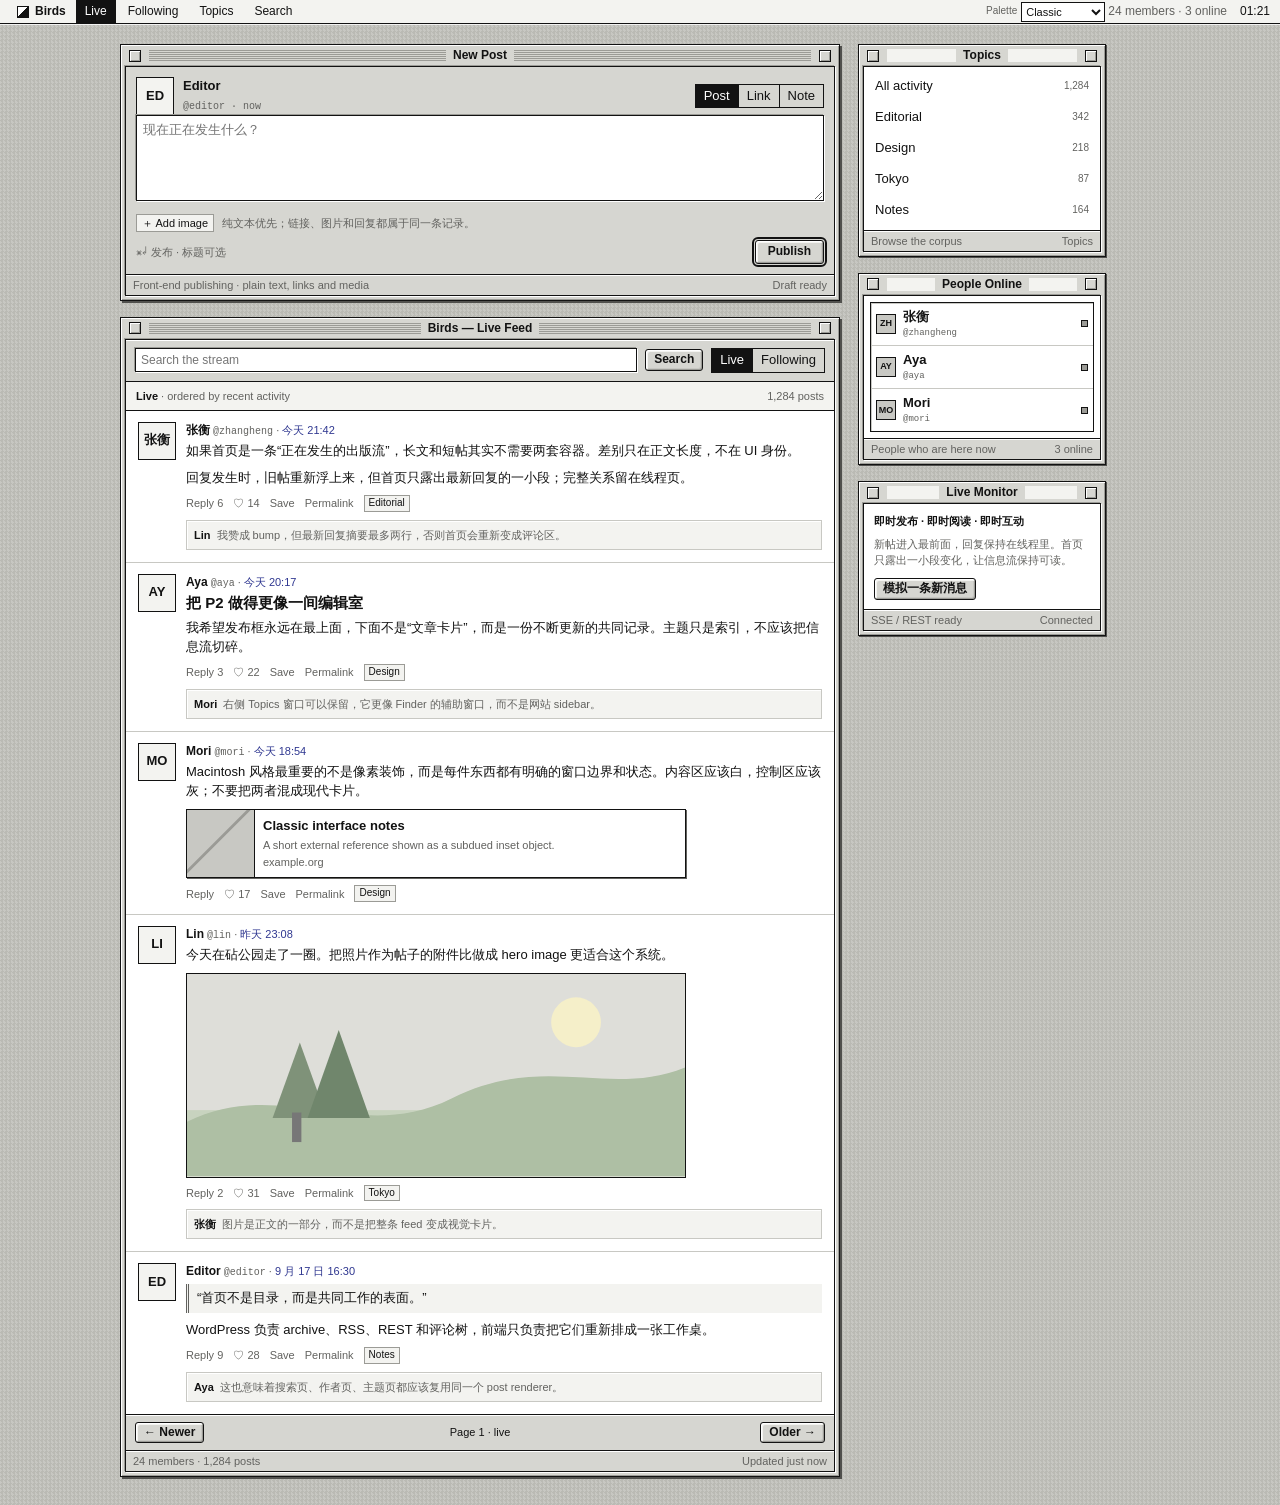
<file: prototype/index.html>
<!doctype html>
<html lang="zh-CN">
<head>
  <meta charset="utf-8">
  <meta name="viewport" content="width=device-width, initial-scale=1">
  <title>Birds — Live Feed</title>
  <link rel="stylesheet" href="classic-p2.css">
  <script defer src="app.js"></script>
</head>
<body>
  <header class="menubar">
    <div class="menu-left">
      <a class="brand" href="#top" aria-label="Birds home">
        <span class="brand-mark" aria-hidden="true"></span>
        <span>Birds</span>
      </a>
      <button class="menu-link is-active" type="button" data-tab="live">Live</button>
      <button class="menu-link" type="button" data-tab="following">Following</button>
      <button class="menu-link" type="button" data-tab="topics">Topics</button>
      <button class="menu-link" type="button" data-tab="search">Search</button>
    </div>
    <div class="menu-right">
      <label class="palette-picker">Palette
        <select id="palette-select" aria-label="Palette">
          <option value="classic">Classic</option>
          <option value="sunlit-yellow">Sunlit Yellow</option>
          <option value="mist-green">Mist Green</option>
          <option value="mist-blue">Mist Blue</option>
          <option value="mist-red">Mist Red</option>
          <option value="mist-gray">Mist Gray</option>
        </select>
      </label>
      <span class="small-status">24 members · <span id="online-count">3</span> online</span>
      <span class="clock" id="clock">--:--</span>
      <details class="mobile-menu">
        <summary>Menu</summary>
        <div class="sheet">
          <button type="button" data-tab="live">Live</button>
          <button type="button" data-tab="following">Following</button>
          <button type="button" data-tab="topics">Topics</button>
          <button type="button" data-tab="search">Search</button>
        </div>
      </details>
    </div>
  </header>

  <main class="workspace" id="top">
    <div class="main-stack">
      <section class="window composer-window" aria-labelledby="composer-title">
        <div class="titlebar">
          <span class="control" aria-hidden="true"></span>
          <span class="window-title" id="composer-title">New Post</span>
          <span class="zoom" aria-hidden="true"></span>
        </div>
        <div class="window-body">
          <form class="composer" id="compose-form">
            <div class="compose-top">
              <a class="avatar" href="#profile" aria-label="打开 Editor 的资料">ED</a>
              <div class="compose-id">
                <strong>Editor</strong>
                <span class="handle">@editor · now</span>
              </div>
              <div class="segmented" aria-label="Post format">
                <button class="is-active" type="button" data-compose-mode="post">Post</button>
                <button type="button" data-compose-mode="link">Link</button>
                <button type="button" data-compose-mode="note">Note</button>
              </div>
            </div>
            <label class="sr-only" for="compose-text">发布内容</label>
            <textarea class="textarea" id="compose-text" rows="3" placeholder="现在正在发生什么？"></textarea>
            <div class="compose-attachments">
              <button class="attachment-button" type="button" id="attach-button">＋ Add image</button>
              <span id="attachment-hint">纯文本优先；链接、图片和回复都属于同一条记录。</span>
            </div>
            <div class="compose-footer">
              <span class="compose-hint" id="compose-status">⌘↵ 发布 · 标题可选</span>
              <button class="push default" type="submit">Publish</button>
            </div>
          </form>
          <div class="statusbar">
            <span class="grow">Front-end publishing · plain text, links and media</span>
            <span>Draft ready</span>
          </div>
        </div>
      </section>

      <section class="window feed-window" aria-labelledby="feed-title">
        <div class="titlebar">
          <span class="control" aria-hidden="true"></span>
          <span class="window-title" id="feed-title">Birds — Live Feed</span>
          <span class="zoom" aria-hidden="true"></span>
        </div>
        <div class="window-body">
          <div class="live-banner" id="new-posts-banner" hidden>
            <span><strong id="pending-count">1</strong> 条新消息已经到达</span>
            <button class="push small" type="button" id="show-new">显示新消息</button>
          </div>

          <form class="findstrip" id="search-form">
            <label class="sr-only" for="search-input">搜索信息流</label>
            <input class="textfield" id="search-input" type="search" placeholder="Search the stream" autocomplete="off">
            <button class="push small" type="submit">Search</button>
            <div class="segmented" aria-label="Feed view">
              <button class="is-active" type="button" data-tab="live">Live</button>
              <button type="button" data-tab="following">Following</button>
            </div>
          </form>

          <div class="feed-head">
            <span><strong id="feed-label">Live</strong> · <span id="feed-description">ordered by recent activity</span></span>
            <span id="post-count">1,284 posts</span>
          </div>

          <div class="post-list" id="post-list">
            <article id="p1" class="post" data-post-id="p1" data-topic="Editorial" data-following="true" data-search="首页 正在发生 出版流 长文 短帖 回复 bump latest reply">
              <a class="avatar" href="#profile" aria-label="打开张衡的资料">张衡</a>
              <div class="post-main">
                <div class="meta"><a href="#profile"><strong>张衡</strong></a> <span class="handle">@zhangheng</span> · <a href="#p1">今天 21:42</a></div>
                <div class="bodytext">
                  <p>如果首页是一条“正在发生的出版流”，长文和短帖其实不需要两套容器。差别只在正文长度，不在 UI 身份。</p>
                  <p>回复发生时，旧帖重新浮上来，但首页只露出最新回复的一小段；完整关系留在线程页。</p>
                </div>
                <div class="post-tools">
                  <button class="tool-button" type="button" data-action="reply">Reply <span class="reply-count">6</span></button>
                  <button class="tool-button" type="button" data-action="like" aria-pressed="false"><span class="like-symbol">♡</span> <span class="like-count">14</span></button>
                  <button class="tool-button" type="button" data-action="bookmark" aria-pressed="false">Save</button>
                  <a class="tool-link" href="#p1">Permalink</a>
                  <a class="topic-tag" href="#topics">Editorial</a>
                </div>
                <div class="latest-reply"><strong>Lin</strong><span>我赞成 bump，但最新回复摘要最多两行，否则首页会重新变成评论区。</span></div>
                <div class="reply-box" hidden>
                  <label class="sr-only" for="reply-p1">回复张衡</label>
                  <textarea id="reply-p1" rows="2" placeholder="Reply to this thread…"></textarea>
                  <button class="push small" type="button" data-action="submit-reply">Reply</button>
                </div>
              </div>
            </article>

            <article id="p2" class="post" data-post-id="p2" data-topic="Design" data-following="true" data-search="P2 编辑室 发布框 文章卡片 共同记录 Topics Finder">
              <a class="avatar" href="#profile" aria-label="打开 Aya 的资料">AY</a>
              <div class="post-main">
                <div class="meta"><a href="#profile"><strong>Aya</strong></a> <span class="handle">@aya</span> · <a href="#p2">今天 20:17</a></div>
                <div class="bodytext">
                  <h2>把 P2 做得更像一间编辑室</h2>
                  <p>我希望发布框永远在最上面，下面不是“文章卡片”，而是一份不断更新的共同记录。主题只是索引，不应该把信息流切碎。</p>
                </div>
                <div class="post-tools">
                  <button class="tool-button" type="button" data-action="reply">Reply <span class="reply-count">3</span></button>
                  <button class="tool-button" type="button" data-action="like" aria-pressed="false"><span class="like-symbol">♡</span> <span class="like-count">22</span></button>
                  <button class="tool-button" type="button" data-action="bookmark" aria-pressed="false">Save</button>
                  <a class="tool-link" href="#p2">Permalink</a>
                  <a class="topic-tag" href="#topics">Design</a>
                </div>
                <div class="latest-reply"><strong>Mori</strong><span>右侧 Topics 窗口可以保留，它更像 Finder 的辅助窗口，而不是网站 sidebar。</span></div>
                <div class="reply-box" hidden>
                  <label class="sr-only" for="reply-p2">回复 Aya</label>
                  <textarea id="reply-p2" rows="2" placeholder="Reply to this thread…"></textarea>
                  <button class="push small" type="button" data-action="submit-reply">Reply</button>
                </div>
              </div>
            </article>

            <article id="p3" class="post" data-post-id="p3" data-topic="Design" data-following="false" data-search="Macintosh 窗口 边界 状态 内容区 控制区 link card">
              <a class="avatar" href="#profile" aria-label="打开 Mori 的资料">MO</a>
              <div class="post-main">
                <div class="meta"><a href="#profile"><strong>Mori</strong></a> <span class="handle">@mori</span> · <a href="#p3">今天 18:54</a></div>
                <div class="bodytext">
                  <p>Macintosh 风格最重要的不是像素装饰，而是每件东西都有明确的窗口边界和状态。内容区应该白，控制区应该灰；不要把两者混成现代卡片。</p>
                  <a class="linkcard" href="#link-preview">
                    <span class="link-thumb" aria-hidden="true"></span>
                    <span class="link-copy"><strong>Classic interface notes</strong><span>A short external reference shown as a subdued inset object.</span><small>example.org</small></span>
                  </a>
                </div>
                <div class="post-tools">
                  <button class="tool-button" type="button" data-action="reply">Reply</button>
                  <button class="tool-button" type="button" data-action="like" aria-pressed="false"><span class="like-symbol">♡</span> <span class="like-count">17</span></button>
                  <button class="tool-button" type="button" data-action="bookmark" aria-pressed="false">Save</button>
                  <a class="tool-link" href="#p3">Permalink</a>
                  <a class="topic-tag" href="#topics">Design</a>
                </div>
                <div class="reply-box" hidden>
                  <label class="sr-only" for="reply-p3">回复 Mori</label>
                  <textarea id="reply-p3" rows="2" placeholder="Reply to this thread…"></textarea>
                  <button class="push small" type="button" data-action="submit-reply">Reply</button>
                </div>
              </div>
            </article>

            <article id="p4" class="post" data-post-id="p4" data-topic="Tokyo" data-following="true" data-search="东京 砧公园 图片 附件 正文 media">
              <a class="avatar" href="#profile" aria-label="打开 Lin 的资料">LI</a>
              <div class="post-main">
                <div class="meta"><a href="#profile"><strong>Lin</strong></a> <span class="handle">@lin</span> · <a href="#p4">昨天 23:08</a></div>
                <div class="bodytext">
                  <p>今天在砧公园走了一圈。把照片作为帖子的附件比做成 hero image 更适合这个系统。</p>
                  <div class="media-placeholder" role="img" aria-label="抽象公园示意图">
                    <svg viewBox="0 0 640 260" xmlns="http://www.w3.org/2000/svg" aria-hidden="true">
                      <rect width="640" height="260" fill="#deded9"/>
                      <rect y="175" width="640" height="85" fill="#c8d3bf"/>
                      <path d="M0 190 C120 130,220 220,340 160 S540 160,640 120 V260 H0Z" fill="#aebfa4"/>
                      <circle cx="500" cy="62" r="32" fill="#f5efc9"/>
                      <path d="M110 185 L145 88 L180 185Z" fill="#7f9279"/>
                      <path d="M155 185 L195 72 L235 185Z" fill="#70866c"/>
                      <rect x="135" y="178" width="12" height="38" fill="#777"/>
                    </svg>
                  </div>
                </div>
                <div class="post-tools">
                  <button class="tool-button" type="button" data-action="reply">Reply <span class="reply-count">2</span></button>
                  <button class="tool-button" type="button" data-action="like" aria-pressed="false"><span class="like-symbol">♡</span> <span class="like-count">31</span></button>
                  <button class="tool-button" type="button" data-action="bookmark" aria-pressed="false">Save</button>
                  <a class="tool-link" href="#p4">Permalink</a>
                  <a class="topic-tag" href="#topics">Tokyo</a>
                </div>
                <div class="latest-reply"><strong>张衡</strong><span>图片是正文的一部分，而不是把整条 feed 变成视觉卡片。</span></div>
                <div class="reply-box" hidden>
                  <label class="sr-only" for="reply-p4">回复 Lin</label>
                  <textarea id="reply-p4" rows="2" placeholder="Reply to this thread…"></textarea>
                  <button class="push small" type="button" data-action="submit-reply">Reply</button>
                </div>
              </div>
            </article>

            <article id="p5" class="post" data-post-id="p5" data-topic="Notes" data-following="false" data-search="首页 共同工作 WordPress archive RSS REST renderer">
              <a class="avatar" href="#profile" aria-label="打开 Editor 的资料">ED</a>
              <div class="post-main">
                <div class="meta"><a href="#profile"><strong>Editor</strong></a> <span class="handle">@editor</span> · <a href="#p5">9 月 17 日 16:30</a></div>
                <div class="bodytext">
                  <blockquote>“首页不是目录，而是共同工作的表面。”</blockquote>
                  <p>WordPress 负责 archive、RSS、REST 和评论树，前端只负责把它们重新排成一张工作桌。</p>
                </div>
                <div class="post-tools">
                  <button class="tool-button" type="button" data-action="reply">Reply <span class="reply-count">9</span></button>
                  <button class="tool-button" type="button" data-action="like" aria-pressed="false"><span class="like-symbol">♡</span> <span class="like-count">28</span></button>
                  <button class="tool-button" type="button" data-action="bookmark" aria-pressed="false">Save</button>
                  <a class="tool-link" href="#p5">Permalink</a>
                  <a class="topic-tag" href="#topics">Notes</a>
                </div>
                <div class="latest-reply"><strong>Aya</strong><span>这也意味着搜索页、作者页、主题页都应该复用同一个 post renderer。</span></div>
                <div class="reply-box" hidden>
                  <label class="sr-only" for="reply-p5">回复 Editor</label>
                  <textarea id="reply-p5" rows="2" placeholder="Reply to this thread…"></textarea>
                  <button class="push small" type="button" data-action="submit-reply">Reply</button>
                </div>
              </div>
            </article>
          </div>

          <div class="empty-state" id="empty-state" hidden>No posts match this view.</div>
          <div class="pager">
            <button class="push small" type="button" id="newer-button">← Newer</button>
            <span class="stats">Page 1 · live</span>
            <button class="push small" type="button" id="older-button">Older →</button>
          </div>
          <div class="statusbar">
            <span class="grow">24 members · <span id="footer-count">1,284</span> posts</span>
            <span id="last-updated">Updated just now</span>
          </div>
        </div>
      </section>
    </div>

    <aside class="rail" aria-label="Feed context">
      <section class="window inactive" id="topics">
        <div class="titlebar"><span class="control" aria-hidden="true"></span><span class="window-title">Topics</span><span class="zoom" aria-hidden="true"></span></div>
        <div class="window-body">
          <nav class="rail-list" aria-label="Topics">
            <button type="button" data-topic="all"><span>All activity</span><span class="count">1,284</span></button>
            <button type="button" data-topic="Editorial"><span>Editorial</span><span class="count">342</span></button>
            <button type="button" data-topic="Design"><span>Design</span><span class="count">218</span></button>
            <button type="button" data-topic="Tokyo"><span>Tokyo</span><span class="count">87</span></button>
            <button type="button" data-topic="Notes"><span>Notes</span><span class="count">164</span></button>
          </nav>
          <div class="statusbar"><span class="grow">Browse the corpus</span><span>Topics</span></div>
        </div>
      </section>

      <section class="window inactive">
        <div class="titlebar"><span class="control" aria-hidden="true"></span><span class="window-title">People Online</span><span class="zoom" aria-hidden="true"></span></div>
        <div class="window-body">
          <div class="listbox">
            <a class="online-row" href="#profile"><span class="mini-avatar">ZH</span><span class="online-name"><strong>张衡</strong><small>@zhangheng</small></span><span class="online-dot" title="online"></span></a>
            <a class="online-row" href="#profile"><span class="mini-avatar">AY</span><span class="online-name"><strong>Aya</strong><small>@aya</small></span><span class="online-dot" title="online"></span></a>
            <a class="online-row" href="#profile"><span class="mini-avatar">MO</span><span class="online-name"><strong>Mori</strong><small>@mori</small></span><span class="online-dot" title="online"></span></a>
          </div>
          <div class="statusbar"><span class="grow">People who are here now</span><span>3 online</span></div>
        </div>
      </section>

      <section class="window inactive">
        <div class="titlebar"><span class="control" aria-hidden="true"></span><span class="window-title">Live Monitor</span><span class="zoom" aria-hidden="true"></span></div>
        <div class="window-body">
          <div class="rail-note">
            <strong>即时发布 · 即时阅读 · 即时互动</strong>
            <p>新帖进入最前面，回复保持在线程里。首页只露出一小段变化，让信息流保持可读。</p>
            <button class="push small" type="button" id="demo-update">模拟一条新消息</button>
          </div>
          <div class="statusbar"><span class="grow">SSE / REST ready</span><span id="connection-state">Connected</span></div>
        </div>
      </section>
    </aside>
  </main>

  <div class="toast" id="toast" role="status" aria-live="polite" hidden></div>
</body>
</html>
</file>
<file: prototype/classic-p2.css>
/* The prototype exercises the same Theme CSS as the WordPress package. */
@import url("../style.css");
@import url("./palettes.css");
</file>
